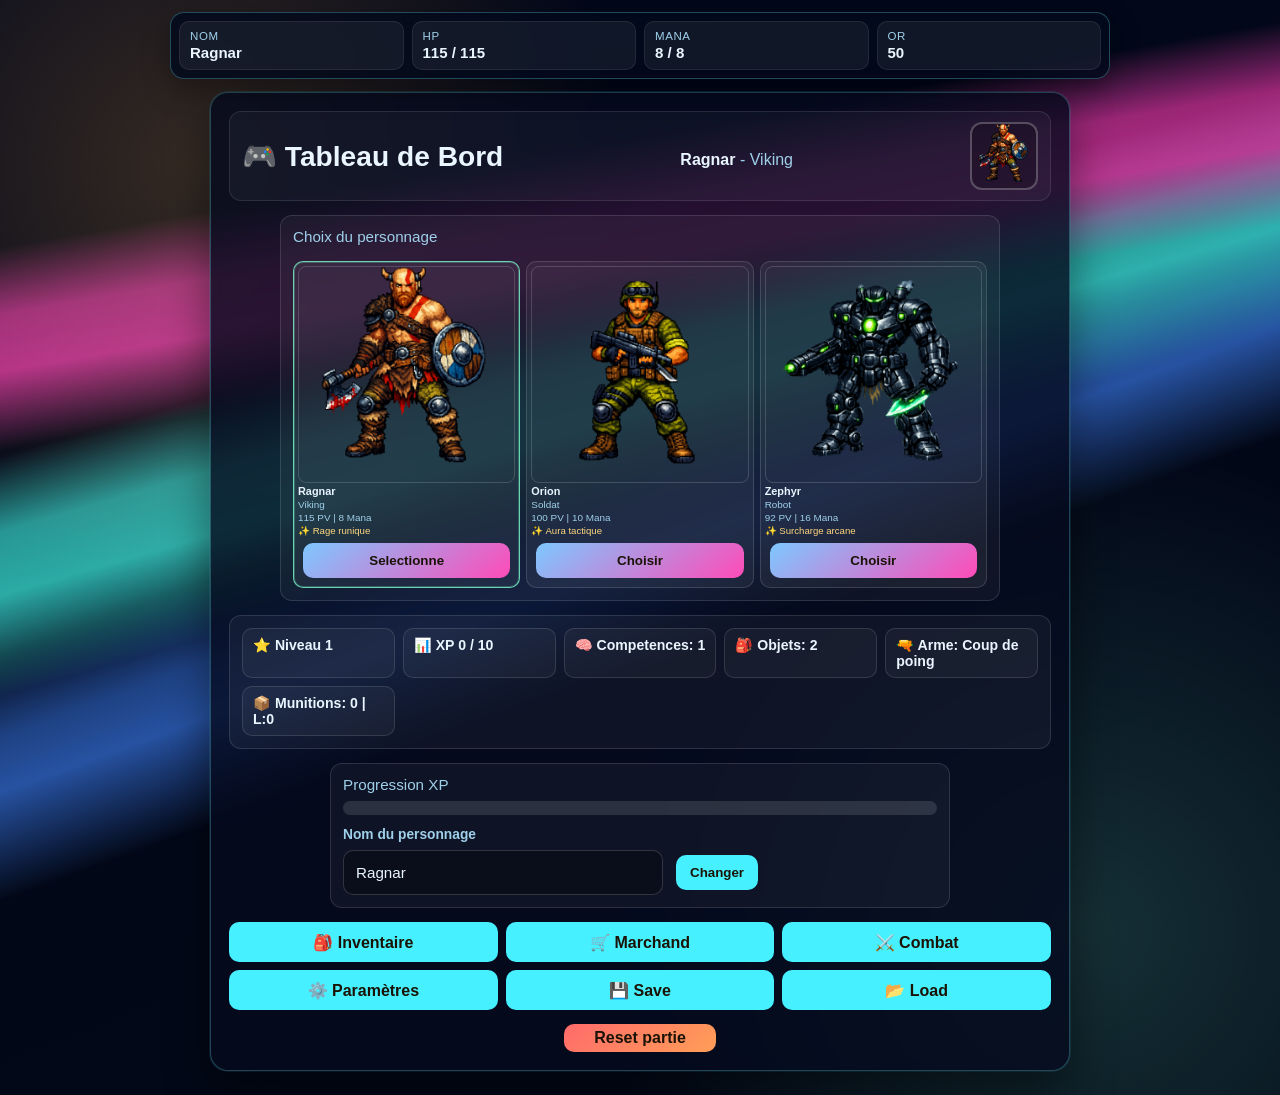
<file: index.html>
<!DOCTYPE html>
<html lang="fr">
<head>
  <meta charset="UTF-8">
  <meta name="viewport" content="width=device-width, initial-scale=1.0">
  <title>RPG - Accueil</title>
  <link rel="stylesheet" href="style.css">
</head>
<body class="has-hud theme-neonwave" data-page="home">
  <header class="hud" aria-label="HUD joueur">
    <div class="hud-pill">
      <p class="hud-label">Nom</p>
      <p class="hud-value" id="hud-name">-</p>
    </div>
    <div class="hud-pill">
      <p class="hud-label">HP</p>
      <p class="hud-value" id="hud-hp">-</p>
    </div>
    <div class="hud-pill">
      <p class="hud-label">Mana</p>
      <p class="hud-value" id="hud-mana">-</p>
    </div>
    <div class="hud-pill">
      <p class="hud-label">Or</p>
      <p class="hud-value" id="hud-gold">-</p>
    </div>
  </header>

  <main class="panel home-shell">
    <header class="panel-header">
      <h1 class="hero-title">🎮 Tableau de Bord</h1>
      <p class="hero-class"><strong id="hero-name">-</strong> - <span id="hero-class">-</span></p>
      <img class="hero-avatar" id="hero-avatar" src="" alt="Portrait du personnage">
    </header>

    <section class="status-card character-select">
      <p class="status-label">Choix du personnage</p>
      <div class="character-grid" id="character-grid"></div>
    </section>

    <section class="player-meta">
      <p class="meta-pill">⭐ Niveau <span id="meta-level">-</span></p>
      <p class="meta-pill">📊 XP <span id="meta-xp">-</span></p>
      <p class="meta-pill">🧠 Competences: <span id="meta-skills">-</span></p>
      <p class="meta-pill">🎒 Objets: <span id="meta-items">-</span></p>
      <p class="meta-pill">🔫 Arme: <span id="meta-weapon">-</span></p>
      <p class="meta-pill">📦 Munitions: <span id="meta-ammo">-</span></p>
    </section>

    <section class="status-card">
      <p class="status-label">Progression XP</p>
      <div class="bar xp" id="xp-bar" style="--value: 0%;">
        <span></span>
      </div>

      <form class="name-form" id="name-form">
        <label for="name">Nom du personnage</label>
        <div class="name-form-row">
          <input id="name" name="name" type="text" maxlength="24" value="" required>
          <button type="submit">Changer</button>
        </div>
      </form>
    </section>

    <div class="actions">
      <a href="inventory.html">🎒 Inventaire</a>
      <a href="shop.html">🛒 Marchand</a>
      <a href="fight.html">⚔️ Combat</a>
      <a href="settings.html">⚙️ Paramètres</a>
      <a href="#" id="save-link">💾 Save</a>
      <a href="#" id="load-link">📂 Load</a>
    </div>

    <div class="actions">
      <a class="btn-danger" href="#" id="reset-link">Reset partie</a>
    </div>
  </main>
  <script src="app.js"></script>
</body>
</html>
</file>
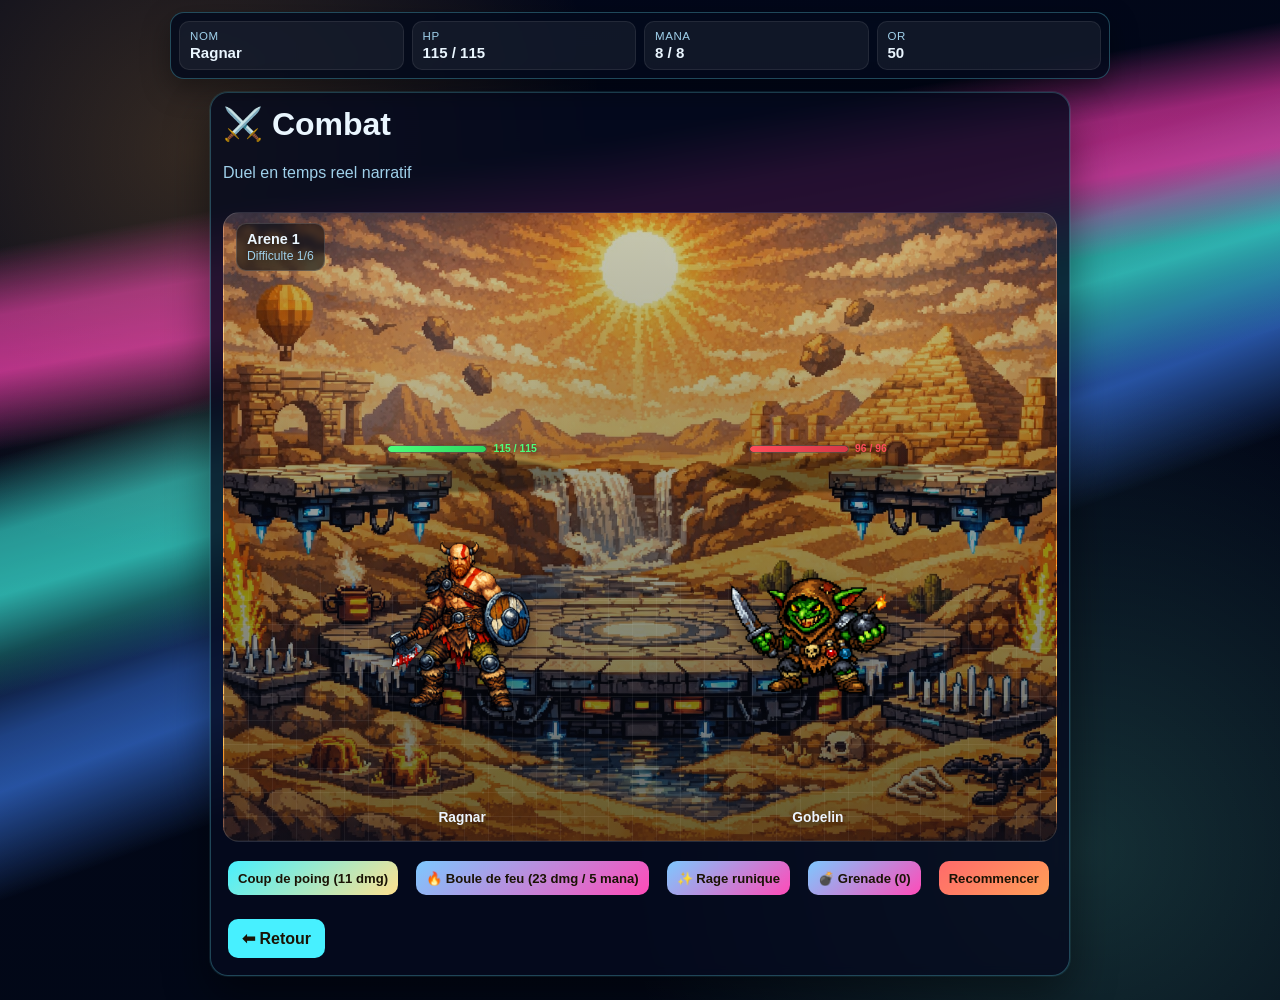
<file: fight.html>
<!DOCTYPE html>
<html lang="fr">
<head>
<meta charset="UTF-8">
<meta name="viewport" content="width=device-width, initial-scale=1.0">
<title>Combat</title>
<link rel="stylesheet" href="style.css">
</head>
<body class="has-hud theme-neonwave" data-page="fight">
<header class="hud" aria-label="HUD joueur">
	<div class="hud-pill">
		<p class="hud-label">Nom</p>
		<p class="hud-value" id="hud-name">-</p>
	</div>
	<div class="hud-pill">
		<p class="hud-label">HP</p>
		<p class="hud-value" id="hud-hp">-</p>
	</div>
	<div class="hud-pill">
		<p class="hud-label">Mana</p>
		<p class="hud-value" id="hud-mana">-</p>
	</div>
	<div class="hud-pill">
		<p class="hud-label">Or</p>
		<p class="hud-value" id="hud-gold">-</p>
	</div>
</header>
<main class="panel combat-shell">
	<header class="panel-header">
		<h1>⚔️ Combat</h1>
		<p class="subtitle">Duel en temps reel narratif</p>
	</header>

	<section class="arena-2d" aria-label="Carte de combat 2D">
		<div class="arena-meta">
			<p class="arena-name" id="arena-name">Arene 1</p>
			<p class="arena-difficulty" id="arena-difficulty">Difficulte 1/6</p>
		</div>
		<div class="arena-horizon"></div>
		<div class="arena-grid"></div>
		<div class="fighter player-fighter">
			<div class="fighter-hp-container">
				<div class="fighter-hp-bar">
					<div class="fighter-hp-fill" id="player-arena-hp-bar" style="--value: 100%;"></div>
				</div>
				<p class="fighter-hp-text" id="player-hp-text-arena">-</p>
			</div>
			<div class="fighter-shadow"></div>
			<div class="fighter-sprite" id="player-sprite">🧙</div>
			<p class="fighter-name" id="player-name-fight">-</p>
		</div>
		<div class="fighter enemy-fighter" id="enemy-fighter">
			<div class="fighter-hp-container">
				<div class="fighter-hp-bar">
					<div class="fighter-hp-fill" id="monster-arena-hp-bar" style="--value: 100%;"></div>
				</div>
				<p class="fighter-hp-text" id="monster-hp-text-arena">-</p>
			</div>
			<div class="fighter-shadow"></div>
			<div class="fighter-sprite" id="enemy-sprite">👹</div>
			<p class="fighter-name" id="monster-name-fight">-</p>
		</div>
	</section>


	<section class="action-row">
		<button class="btn-primary" id="attack-btn">Attaque</button>
		<button class="btn-secondary" id="fireball-btn">🔥 Boule de feu</button>
		<button class="btn-secondary" id="magic-btn">✨ Pouvoir magique</button>
		<button class="btn-secondary" id="grenade-btn">💣 Grenade</button>
		<button class="btn-danger" id="restart-btn" hidden>Recommencer</button>
	</section>

	<a class="back-link" href="index.html">⬅ Retour</a>
</main>
<script src="app.js"></script>
</body>
</html>
</file>
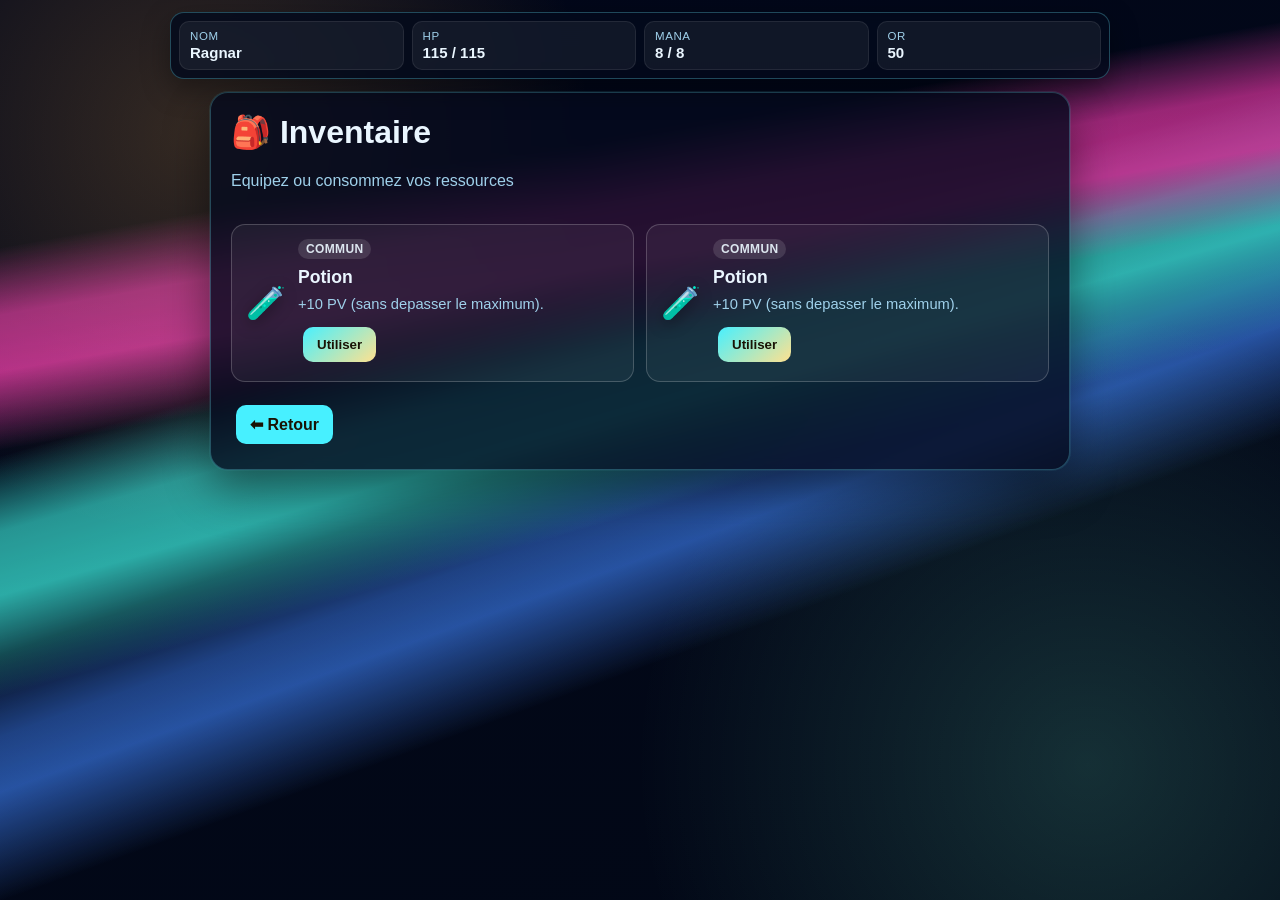
<file: inventory.html>
<!DOCTYPE html>
<html lang="fr">
<head>
<meta charset="UTF-8">
<meta name="viewport" content="width=device-width, initial-scale=1.0">
<title>Inventaire</title>
<link rel="stylesheet" href="style.css">
</head>
<body class="has-hud theme-neonwave" data-page="inventory">
<header class="hud" aria-label="HUD joueur">
	<div class="hud-pill">
		<p class="hud-label">Nom</p>
		<p class="hud-value" id="hud-name">-</p>
	</div>
	<div class="hud-pill">
		<p class="hud-label">HP</p>
		<p class="hud-value" id="hud-hp">-</p>
	</div>
	<div class="hud-pill">
		<p class="hud-label">Mana</p>
		<p class="hud-value" id="hud-mana">-</p>
	</div>
	<div class="hud-pill">
		<p class="hud-label">Or</p>
		<p class="hud-value" id="hud-gold">-</p>
	</div>
</header>
<main class="panel inventory-shell">
	<header class="panel-header">
		<h1>🎒 Inventaire</h1>
		<p class="subtitle">Equipez ou consommez vos ressources</p>
	</header>

	<section class="inventory-grid" id="inventory-grid">
	</section>

	<a class="back-link" href="index.html">⬅ Retour</a>
</main>
<script src="app.js"></script>
</body>
</html>
</file>
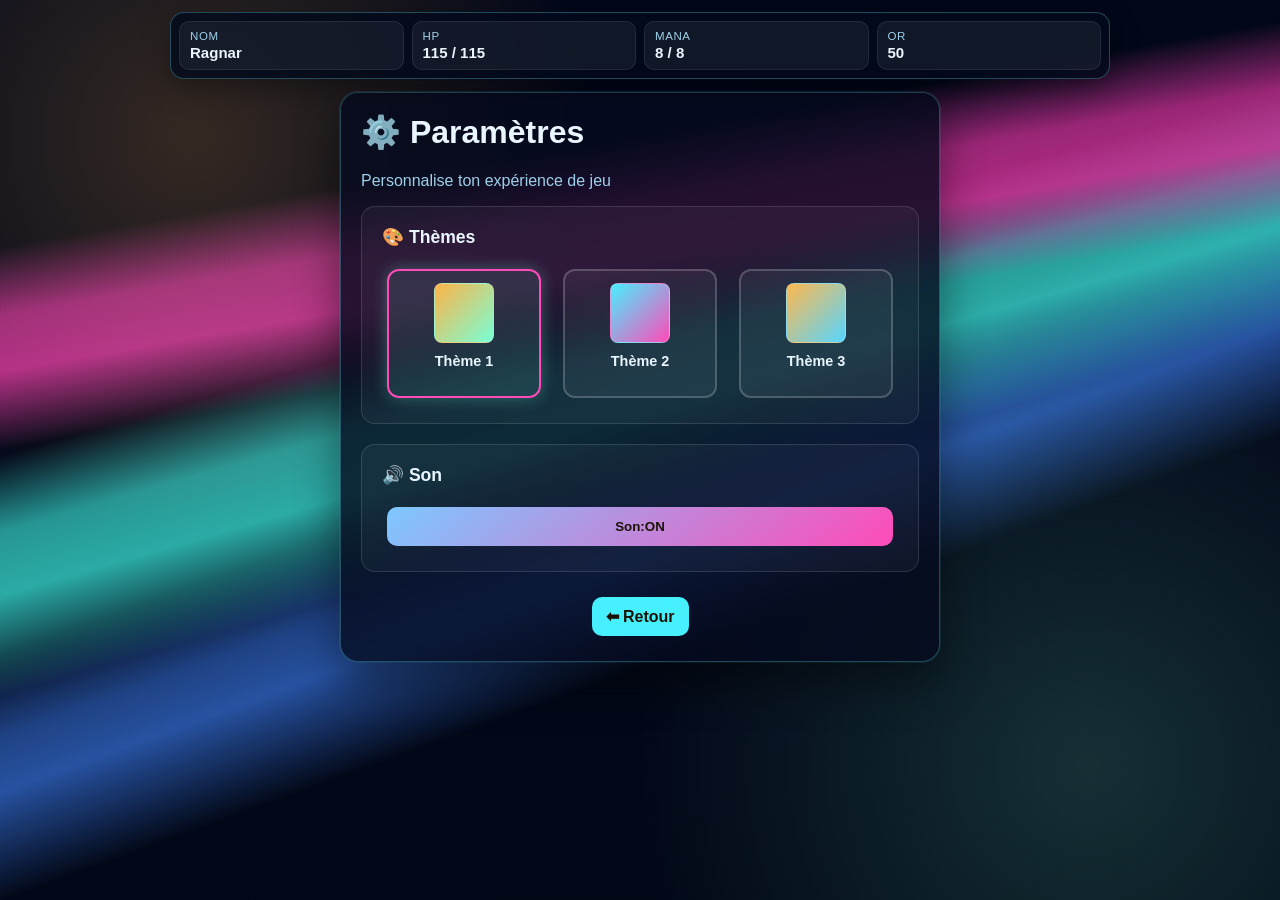
<file: settings.html>
<!DOCTYPE html>
<html lang="fr">
<head>
  <meta charset="UTF-8">
  <meta name="viewport" content="width=device-width, initial-scale=1.0">
  <title>Paramètres</title>
  <link rel="stylesheet" href="style.css">
</head>
<body class="has-hud theme-neonwave" data-page="settings">
  <header class="hud" aria-label="HUD joueur">
    <div class="hud-pill">
      <p class="hud-label">Nom</p>
      <p class="hud-value" id="hud-name">-</p>
    </div>
    <div class="hud-pill">
      <p class="hud-label">HP</p>
      <p class="hud-value" id="hud-hp">-</p>
    </div>
    <div class="hud-pill">
      <p class="hud-label">Mana</p>
      <p class="hud-value" id="hud-mana">-</p>
    </div>
    <div class="hud-pill">
      <p class="hud-label">Or</p>
      <p class="hud-value" id="hud-gold">-</p>
    </div>
  </header>

  <main class="panel settings-shell">
    <header class="panel-header">
      <h1>⚙️ Paramètres</h1>
      <p class="subtitle">Personnalise ton expérience de jeu</p>
    </header>

    <section class="settings-group">
      <h2 class="settings-title">🎨 Thèmes</h2>
      <div class="theme-grid">
        <button class="theme-btn theme-btn-1" data-theme="theme-neonwave">
          <span class="theme-preview"></span>
          <p>Thème 1</p>
        </button>
        <button class="theme-btn theme-btn-2" data-theme="theme-avifwave">
          <span class="theme-preview"></span>
          <p>Thème 2</p>
        </button>
        <button class="theme-btn theme-btn-3" data-theme="theme-polygonwave">
          <span class="theme-preview"></span>
          <p>Thème 3</p>
        </button>
      </div>
    </section>

    <section class="settings-group">
      <h2 class="settings-title">🔊 Son</h2>
      <div class="sound-control">
        <button class="btn-secondary" id="sound-toggle">
          Son: <span id="sound-status">ON</span>
        </button>
      </div>
    </section>

    <div class="actions">
      <a href="index.html">⬅ Retour</a>
    </div>
  </main>
  <script src="app.js"></script>
</body>
</html>
</file>
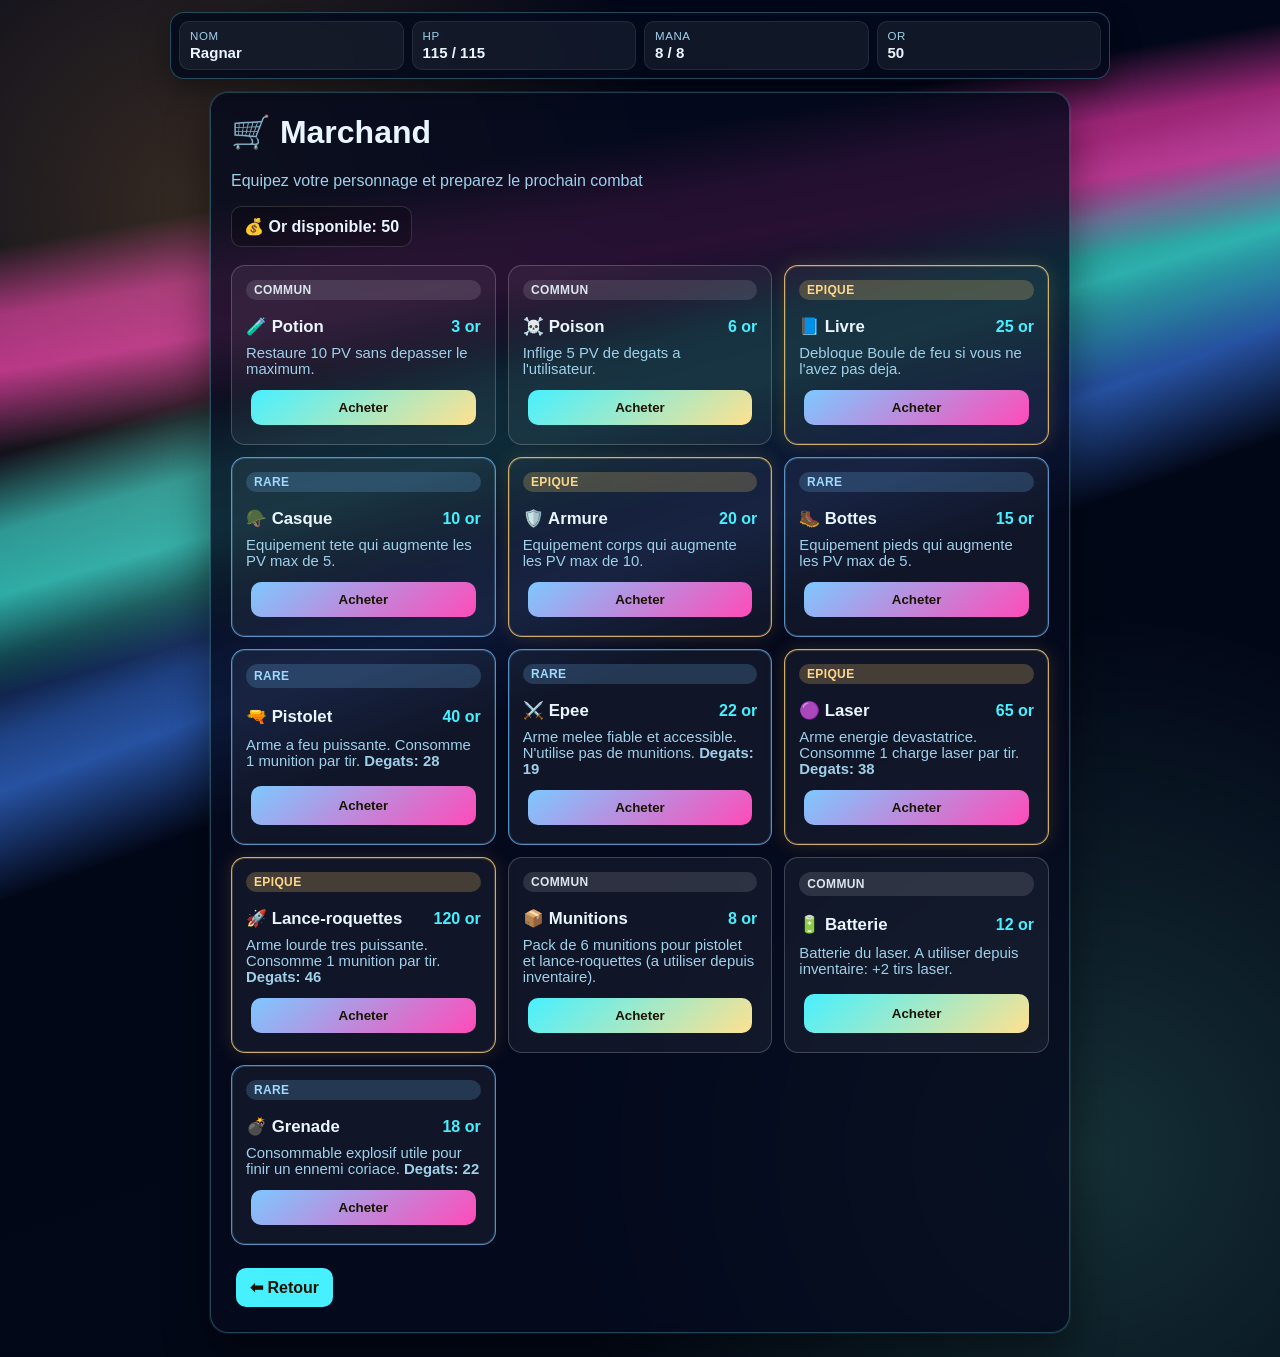
<file: shop.html>
<!DOCTYPE html>
<html lang="fr">
<head>
<meta charset="UTF-8">
<meta name="viewport" content="width=device-width, initial-scale=1.0">
<title>Marchand</title>
<link rel="stylesheet" href="style.css">
</head>
<body class="has-hud theme-neonwave" data-page="shop">
<header class="hud" aria-label="HUD joueur">
	<div class="hud-pill">
		<p class="hud-label">Nom</p>
		<p class="hud-value" id="hud-name">-</p>
	</div>
	<div class="hud-pill">
		<p class="hud-label">HP</p>
		<p class="hud-value" id="hud-hp">-</p>
	</div>
	<div class="hud-pill">
		<p class="hud-label">Mana</p>
		<p class="hud-value" id="hud-mana">-</p>
	</div>
	<div class="hud-pill">
		<p class="hud-label">Or</p>
		<p class="hud-value" id="hud-gold">-</p>
	</div>
</header>
<main class="panel shop-shell">
	<header class="panel-header">
		<h1>🛒 Marchand</h1>
		<p class="subtitle">Equipez votre personnage et preparez le prochain combat</p>
		<p class="shop-gold">💰 Or disponible: <span id="shop-gold">-</span></p>
	</header>

	<section class="shop-grid">
		<article class="shop-item rarity-common">
			<span class="rarity-tag common">Commun</span>
			<div class="shop-item-header">
				<h2>🧪 Potion</h2>
				<span class="shop-price">3 or</span>
			</div>
			<p>Restaure 10 PV sans depasser le maximum.</p>
			<button class="btn-primary buy-btn" data-item="Potion">Acheter</button>
		</article>

		<article class="shop-item rarity-common">
			<span class="rarity-tag common">Commun</span>
			<div class="shop-item-header">
				<h2>☠️ Poison</h2>
				<span class="shop-price">6 or</span>
			</div>
			<p>Inflige 5 PV de degats a l'utilisateur.</p>
			<button class="btn-primary buy-btn" data-item="Poison">Acheter</button>
		</article>

		<article class="shop-item rarity-epic">
			<span class="rarity-tag epic">Epique</span>
			<div class="shop-item-header">
				<h2>📘 Livre</h2>
				<span class="shop-price">25 or</span>
			</div>
			<p>Debloque Boule de feu si vous ne l'avez pas deja.</p>
			<button class="btn-secondary buy-btn" data-item="Livre">Acheter</button>
		</article>

		<article class="shop-item rarity-rare">
			<span class="rarity-tag rare">Rare</span>
			<div class="shop-item-header">
				<h2>🪖 Casque</h2>
				<span class="shop-price">10 or</span>
			</div>
			<p>Equipement tete qui augmente les PV max de 5.</p>
			<button class="btn-secondary buy-btn" data-item="Casque">Acheter</button>
		</article>

		<article class="shop-item rarity-epic">
			<span class="rarity-tag epic">Epique</span>
			<div class="shop-item-header">
				<h2>🛡️ Armure</h2>
				<span class="shop-price">20 or</span>
			</div>
			<p>Equipement corps qui augmente les PV max de 10.</p>
			<button class="btn-secondary buy-btn" data-item="Armure">Acheter</button>
		</article>

		<article class="shop-item rarity-rare">
			<span class="rarity-tag rare">Rare</span>
			<div class="shop-item-header">
				<h2>🥾 Bottes</h2>
				<span class="shop-price">15 or</span>
			</div>
			<p>Equipement pieds qui augmente les PV max de 5.</p>
			<button class="btn-secondary buy-btn" data-item="Bottes">Acheter</button>
		</article>

		<article class="shop-item rarity-rare">
			<span class="rarity-tag rare">Rare</span>
			<div class="shop-item-header">
				<h2>🔫 Pistolet</h2>
				<span class="shop-price">40 or</span>
			</div>
			<p>Arme a feu puissante. Consomme 1 munition par tir. <strong id="shop-dmg-pistolet">Degats: -</strong></p>
			<button class="btn-secondary buy-btn" data-item="Pistolet">Acheter</button>
		</article>

		<article class="shop-item rarity-rare">
			<span class="rarity-tag rare">Rare</span>
			<div class="shop-item-header">
				<h2>⚔️ Epee</h2>
				<span class="shop-price">22 or</span>
			</div>
			<p>Arme melee fiable et accessible. N'utilise pas de munitions. <strong id="shop-dmg-epee">Degats: -</strong></p>
			<button class="btn-secondary buy-btn" data-item="Epee">Acheter</button>
		</article>

		<article class="shop-item rarity-epic">
			<span class="rarity-tag epic">Epique</span>
			<div class="shop-item-header">
				<h2>🟣 Laser</h2>
				<span class="shop-price">65 or</span>
			</div>
			<p>Arme energie devastatrice. Consomme 1 charge laser par tir. <strong id="shop-dmg-laser">Degats: -</strong></p>
			<button class="btn-secondary buy-btn" data-item="Laser">Acheter</button>
		</article>

		<article class="shop-item rarity-epic">
			<span class="rarity-tag epic">Epique</span>
			<div class="shop-item-header">
				<h2>🚀 Lance-roquettes</h2>
				<span class="shop-price">120 or</span>
			</div>
			<p>Arme lourde tres puissante. Consomme 1 munition par tir. <strong id="shop-dmg-roquette">Degats: -</strong></p>
			<button class="btn-secondary buy-btn" data-item="Lance-roquettes">Acheter</button>
		</article>

		<article class="shop-item rarity-common">
			<span class="rarity-tag common">Commun</span>
			<div class="shop-item-header">
				<h2>📦 Munitions</h2>
				<span class="shop-price">8 or</span>
			</div>
			<p>Pack de 6 munitions pour pistolet et lance-roquettes (a utiliser depuis inventaire).</p>
			<button class="btn-primary buy-btn" data-item="Munitions">Acheter</button>
		</article>

		<article class="shop-item rarity-common">
			<span class="rarity-tag common">Commun</span>
			<div class="shop-item-header">
				<h2>🔋 Batterie</h2>
				<span class="shop-price">12 or</span>
			</div>
			<p>Batterie du laser. A utiliser depuis inventaire: +2 tirs laser.</p>
			<button class="btn-primary buy-btn" data-item="Batterie">Acheter</button>
		</article>

		<article class="shop-item rarity-rare">
			<span class="rarity-tag rare">Rare</span>
			<div class="shop-item-header">
				<h2>💣 Grenade</h2>
				<span class="shop-price">18 or</span>
			</div>
			<p>Consommable explosif utile pour finir un ennemi coriace. <strong id="shop-dmg-grenade">Degats: -</strong></p>
			<button class="btn-secondary buy-btn" data-item="Grenade">Acheter</button>
		</article>
	</section>

	<a class="back-link" href="index.html">⬅ Retour</a>
</main>
<script src="app.js"></script>
</body>
</html>
</file>
<file: style.css>
:root {
    --bg-top: #120f1f;
    --bg-bottom: #1b2a35;
    --panel: rgba(11, 16, 22, 0.82);
    --panel-border: rgba(255, 255, 255, 0.15);
    --text-main: #f5f7fa;
    --text-soft: #c4d2df;
    --accent: #ffb347;
    --accent-2: #78ffd6;
    --danger: #ff4d5a;
    --success: #4cff7b;
}

* {
    box-sizing: border-box;
}

body {
    min-height: 100vh;
    margin: 0;
    color: var(--text-main);
    font-family: "Trebuchet MS", "Segoe UI", sans-serif;
    background:
        radial-gradient(circle at 15% 15%, rgba(255, 179, 71, 0.2), transparent 30%),
        radial-gradient(circle at 85% 85%, rgba(120, 255, 214, 0.16), transparent 34%),
        linear-gradient(160deg, var(--bg-top), var(--bg-bottom));
    display: grid;
    place-items: center;
    padding: 24px;
    position: relative;
    overflow-x: hidden;
    transition: color 0.35s ease, background 0.55s ease;
}

body::before {
    content: "";
    position: fixed;
    inset: 0;
    pointer-events: none;
    z-index: 0;
    background:
        radial-gradient(circle at 15% 15%, rgba(255, 179, 71, 0.2), transparent 30%),
        radial-gradient(circle at 85% 85%, rgba(120, 255, 214, 0.16), transparent 34%),
        linear-gradient(160deg, var(--bg-top), var(--bg-bottom));
    animation: themeReveal 0.5s ease-out forwards;
}

body > * {
    position: relative;
    z-index: 1;
}


body.theme-neonwave {
    --bg-top: #02071a;
    --bg-bottom: #020816;
    --panel: rgba(5, 11, 30, 0.8);
    --panel-border: rgba(109, 237, 255, 0.26);
    --text-main: #eaf6ff;
    --text-soft: #9fd0ea;
    --accent: #47f0ff;
    --accent-2: #ff4bb8;
    --danger: #ff5c83;
    --success: #5bffcf;
}

body.theme-neonwave::before {
    background:
        radial-gradient(circle at 50% 54%, rgba(0, 194, 255, 0.3), transparent 48%),
        radial-gradient(circle at 86% 84%, rgba(19, 108, 255, 0.22), transparent 36%),
        radial-gradient(circle at 10% 82%, rgba(255, 72, 181, 0.18), transparent 34%),
        linear-gradient(170deg, #030717, #020411 62%, #01040e);
}

body.theme-avifwave {
    --bg-top: #120723;
    --bg-bottom: #030617;
    --panel: rgba(10, 8, 26, 0.78);
    --panel-border: rgba(255, 160, 84, 0.3);
    --text-main: #f5f6ff;
    --text-soft: #d2b9f4;
    --accent: #ffb84e;
    --accent-2: #56d6ff;
    --danger: #ff6e8f;
    --success: #6dffc2;
}

body.theme-avifwave::before {
    background:
        linear-gradient(rgba(18, 7, 35, 0.26), rgba(3, 7, 24, 0.42)),
        url("projet red 2.avif") center / cover no-repeat,
        linear-gradient(165deg, #1a0f32, #090a1f 62%, #04050f);
}

body.theme-avifwave::after {
    content: "";
    position: fixed;
    inset: 0;
    pointer-events: none;
    z-index: 0;
    background:
        linear-gradient(168deg,
            transparent 16%,
            rgba(255, 120, 48, 0.38) 28%,
            rgba(255, 70, 168, 0.5) 41%,
            transparent 55%),
        radial-gradient(circle at 18% 28%, rgba(86, 214, 255, 0.24), transparent 34%),
        radial-gradient(circle at 80% 78%, rgba(255, 189, 81, 0.22), transparent 33%);
    mix-blend-mode: screen;
    opacity: 0.9;
}

body.theme-neonwave::after {
    content: "";
    position: fixed;
    inset: 0;
    pointer-events: none;
    z-index: 0;
    background:
        linear-gradient(170deg,
            transparent 22%,
            rgba(255, 52, 172, 0.7) 28%,
            rgba(255, 52, 172, 0.82) 33%,
            transparent 40%),
        linear-gradient(164deg,
            transparent 36%,
            rgba(62, 255, 236, 0.68) 42%,
            rgba(62, 255, 236, 0.78) 47%,
            transparent 55%),
        linear-gradient(160deg,
            transparent 48%,
            rgba(61, 129, 255, 0.55) 54%,
            rgba(61, 129, 255, 0.7) 58%,
            transparent 66%);
    mix-blend-mode: screen;
    opacity: 0.85;
}

body.theme-neonwave .hud {
    background: rgba(3, 10, 28, 0.84);
    border-color: rgba(109, 237, 255, 0.28);
}

body.theme-avifwave .hud {
    background: rgba(3, 9, 26, 0.82);
    border-color: rgba(109, 237, 255, 0.3);
}

body.theme-neonwave .panel,
body.theme-neonwave .card {
    box-shadow: 0 20px 46px rgba(0, 0, 0, 0.45), 0 0 0 1px rgba(109, 237, 255, 0.12);
}

body.theme-avifwave .panel,
body.theme-avifwave .card {
    box-shadow: 0 22px 48px rgba(0, 0, 0, 0.5), 0 0 0 1px rgba(109, 237, 255, 0.14);
}

body.theme-polygonwave {
    --bg-top: #070a1d;
    --bg-bottom: #0d0320;
    --panel: rgba(10, 10, 28, 0.8);
    --panel-border: rgba(106, 255, 208, 0.24);
    --text-main: #f0f7ff;
    --text-soft: #bdd1ef;
    --accent: #7dff4f;
    --accent-2: #67d5ff;
    --danger: #ff5a7e;
    --success: #6effc2;
}

body.theme-polygonwave::before {
    background:
        linear-gradient(rgba(7, 10, 29, 0.3), rgba(13, 3, 32, 0.52)),
        url("theme-3.jpg") center / cover no-repeat,
        radial-gradient(circle at 22% 22%, rgba(54, 255, 202, 0.24), transparent 36%),
        radial-gradient(circle at 76% 70%, rgba(255, 95, 59, 0.22), transparent 33%),
        linear-gradient(165deg, #090d21, #110426 62%, #18031a);
}

body.theme-polygonwave::after {
    content: "";
    position: fixed;
    inset: 0;
    pointer-events: none;
    z-index: 0;
    background:
        conic-gradient(from 220deg at 16% 78%, rgba(157, 57, 255, 0.25), rgba(0, 0, 0, 0) 35%),
        conic-gradient(from 35deg at 78% 78%, rgba(255, 116, 34, 0.28), rgba(0, 0, 0, 0) 32%),
        conic-gradient(from 180deg at 32% 22%, rgba(46, 245, 194, 0.25), rgba(0, 0, 0, 0) 36%);
    mix-blend-mode: screen;
    opacity: 0.84;
}

body.theme-polygonwave .hud {
    background: rgba(8, 10, 27, 0.86);
    border-color: rgba(106, 255, 208, 0.28);
}

body.theme-polygonwave .panel,
body.theme-polygonwave .card {
    box-shadow: 0 22px 50px rgba(0, 0, 0, 0.5), 0 0 0 1px rgba(106, 255, 208, 0.16);
}

body.has-hud {
    display: block;
    padding-top: 92px;
}

body.has-hud .panel,
body.has-hud .card {
    margin-inline: auto;
}

.hud {
    position: fixed;
    top: 12px;
    left: 50%;
    transform: translateX(-50%);
    z-index: 20;
    width: min(940px, calc(100vw - 24px));
    display: grid;
    grid-template-columns: repeat(4, minmax(0, 1fr));
    gap: 8px;
    background: rgba(10, 14, 20, 0.8);
    border: 1px solid rgba(255, 255, 255, 0.12);
    border-radius: 14px;
    backdrop-filter: blur(6px);
    padding: 8px;
    box-shadow: 0 10px 28px rgba(0, 0, 0, 0.35);
}

.hud-pill {
    background: rgba(255, 255, 255, 0.06);
    border: 1px solid rgba(255, 255, 255, 0.08);
    border-radius: 10px;
    padding: 8px 10px;
    display: grid;
    gap: 2px;
}

.hud-label {
    margin: 0;
    color: var(--text-soft);
    font-size: 0.72rem;
    text-transform: uppercase;
    letter-spacing: 0.05em;
}

.hud-value {
    margin: 0;
    font-size: 0.94rem;
    font-weight: 800;
}

.panel,
.card {
    width: min(860px, 94vw);
    background: var(--panel);
    border: 1px solid var(--panel-border);
    border-radius: 18px;
    box-shadow: 0 18px 42px rgba(0, 0, 0, 0.35);
    backdrop-filter: blur(6px);
    padding: 20px;
    animation: fadeUp 0.45s ease;
}

h1,
h2,
h3,
p {
    margin-top: 0;
}

.panel-header {
    text-align: left;
}

.subtitle {
    color: var(--text-soft);
}

.actions {
    display: flex;
    flex-wrap: wrap;
    gap: 10px;
    justify-content: center;
}

body[data-page="home"] .actions a {
    padding: 5px 30px;
}

a,
button {
    display: inline-flex;
    align-items: center;
    justify-content: center;
    margin: 5px;
    padding: 10px 14px;
    background: var(--accent);
    color: #1a1305;
    text-decoration: none;
    border: none;
    border-radius: 10px;
    font-weight: 700;
    cursor: pointer;
    transition: transform 0.2s ease, box-shadow 0.2s ease, filter 0.2s ease;
}

a:hover,
button:hover {
    transform: translateY(-2px);
    box-shadow: 0 10px 20px rgba(0, 0, 0, 0.3);
    filter: brightness(1.03);
}

a:active,
button:active {
    transform: translateY(0);
    box-shadow: 0 5px 10px rgba(0, 0, 0, 0.22);
}

a:focus-visible,
button:focus-visible {
    outline: 3px solid rgba(120, 255, 214, 0.85);
    outline-offset: 2px;
}

.btn-primary {
    background: linear-gradient(140deg, var(--accent), #ffe18f);
}

.btn-secondary {
    background: linear-gradient(140deg, #7dc8ff, var(--accent-2));
}

.btn-danger {
    background: linear-gradient(140deg, #ff6b6b, #ff9e57);
}

.combat-shell {
    display: grid;
    gap: 14px;
}

body[data-page="fight"] .panel.combat-shell {
    width: min(860px, 94vw);
    padding: 12px;
}

.arena-2d {
    position: relative;
    min-height: clamp(420px, 70vh, 760px);
    border-radius: 16px;
    border: 1px solid rgba(255, 255, 255, 0.14);
    overflow: hidden;
    --arena-image: none;
    background:
        linear-gradient(180deg, rgba(8, 12, 24, 0.22), rgba(8, 12, 24, 0.62)),
        var(--arena-image),
        radial-gradient(circle at 50% 100%, rgba(95, 165, 129, 0.38), rgba(33, 69, 62, 0.95) 56%),
        linear-gradient(180deg, rgba(113, 176, 255, 0.2), rgba(21, 30, 48, 0.88));
    background-size: cover;
    background-position: center;
    background-repeat: no-repeat;
}

.arena-meta {
    position: absolute;
    z-index: 2;
    top: 10px;
    left: 12px;
    display: grid;
    gap: 2px;
    padding: 7px 10px;
    border-radius: 10px;
    background: rgba(6, 10, 18, 0.62);
    border: 1px solid rgba(255, 255, 255, 0.16);
    backdrop-filter: blur(3px);
}

.arena-name,
.arena-difficulty {
    margin: 0;
    text-shadow: 0 2px 5px rgba(0, 0, 0, 0.45);
}

.arena-name {
    font-size: 0.9rem;
    font-weight: 800;
}

.arena-difficulty {
    font-size: 0.76rem;
    color: var(--text-soft);
}

.arena-2d.arena-tier-1 {
    --arena-image: url("arena-1-desert.png");
}

.arena-2d.arena-tier-2 {
    --arena-image: url("arena-2-forest.png");
}

.arena-2d.arena-tier-3 {
    --arena-image: url("arena-3-ice.png");
}

.arena-2d.arena-tier-4 {
    --arena-image: url("arena-4-neon.png");
}

.arena-2d.arena-tier-5 {
    --arena-image: url("arena-5-sky.png");
}

.arena-2d.arena-tier-6 {
    --arena-image: url("arena-6-volcano.png");
}

.arena-horizon {
    position: absolute;
    inset: 0;
    background:
        radial-gradient(circle at 25% 24%, rgba(255, 255, 255, 0.16), transparent 22%),
        radial-gradient(circle at 78% 16%, rgba(255, 240, 170, 0.16), transparent 18%);
}

.arena-grid {
    position: absolute;
    inset: 58% 0 0;
    background:
        repeating-linear-gradient(
            0deg,
            rgba(255, 255, 255, 0.06),
            rgba(255, 255, 255, 0.06) 1px,
            transparent 1px,
            transparent 24px
        ),
        repeating-linear-gradient(
            90deg,
            rgba(255, 255, 255, 0.05),
            rgba(255, 255, 255, 0.05) 1px,
            transparent 1px,
            transparent 24px
        );
}

.arena-2d.vfx-pistol .arena-grid::before,
.arena-2d.vfx-rocket .arena-grid::after {
    content: "";
    position: absolute;
    pointer-events: none;
}

.arena-2d.vfx-pistol .arena-grid::before {
    z-index: 2;
    left: 24.8%;
    top: 9%;
    width: 49%;
    height: 6px;
    border-radius: 0;
    background:
        linear-gradient(rgba(255, 238, 178, 0.96), rgba(255, 238, 178, 0.96)) 0 50% / 6px 6px no-repeat,
        linear-gradient(rgba(255, 204, 118, 0.92), rgba(255, 204, 118, 0.92)) 8px 50% / 6px 6px no-repeat,
        linear-gradient(rgba(255, 176, 74, 0.9), rgba(255, 176, 74, 0.9)) 16px 50% / 6px 6px no-repeat;
    filter: none;
    image-rendering: pixelated;
    transform-origin: left center;
    animation: pistolTracer 0.24s steps(5, end) forwards;
}

.arena-2d.vfx-rocket .arena-grid::after {
    z-index: 2;
    left: 25.2%;
    top: 6%;
    width: 54%;
    height: 16px;
    border-radius: 0;
    background:
        linear-gradient(rgba(210, 210, 210, 0.72), rgba(210, 210, 210, 0.72)) 0 3px / 6px 6px no-repeat,
        linear-gradient(rgba(172, 172, 172, 0.62), rgba(172, 172, 172, 0.62)) 8px 7px / 6px 6px no-repeat,
        linear-gradient(rgba(255, 188, 118, 0.62), rgba(255, 188, 118, 0.62)) 16px 11px / 6px 6px no-repeat;
    filter: none;
    image-rendering: pixelated;
    transform-origin: left center;
    animation: rocketSmokeTrail 0.34s steps(6, end) forwards;
}

.arena-2d.vfx-pistol::after,
.arena-2d.vfx-laser::after,
.arena-2d.vfx-rocket::after {
    content: "";
    position: absolute;
    z-index: 3;
    pointer-events: none;
    background-image: url("Projectile%20NES%20jaune.png");
    background-repeat: no-repeat;
    background-size: 400% 100%;
    image-rendering: pixelated;
}

.arena-2d.vfx-laser::before {
    content: "";
    position: absolute;
    z-index: 2;
    pointer-events: none;
}

.arena-2d.vfx-pistol::before {
    content: "";
    position: absolute;
    z-index: 4;
    pointer-events: none;
    left: 24.2%;
    top: 59.1%;
    width: 34px;
    height: 34px;
    border-radius: 50%;
    background:
        radial-gradient(circle, rgba(255, 246, 196, 0.98) 0%, rgba(255, 192, 84, 0.92) 34%, rgba(255, 112, 46, 0.48) 66%, rgba(255, 112, 46, 0) 100%);
    filter: blur(0.4px);
    transform-origin: center;
    animation: pistolMuzzleFlash 0.26s ease-out forwards;
}

.arena-2d.vfx-pistol::after {
    left: 22.8%;
    top: 59.1%;
    width: 44px;
    height: 13px;
    filter: drop-shadow(0 0 6px rgba(255, 213, 120, 0.8));
    animation: projectileFramesPistol 0.32s steps(4) forwards, shotTravelPistolReal 0.32s cubic-bezier(0.22, 0.68, 0.2, 1) forwards;
}

.arena-2d.vfx-laser::after {
    left: 21%;
    top: 57.8%;
    width: 54px;
    height: 14px;
    filter: drop-shadow(0 0 8px rgba(255, 85, 85, 0.95)) drop-shadow(0 0 16px rgba(255, 70, 70, 0.6));
    animation: projectileFrames 0.32s steps(4) forwards, shotTravelLaser 0.32s linear forwards;
}

.arena-2d.vfx-laser::before {
    left: 24%;
    top: 58.7%;
    height: 14px;
    width: 49%;
    border-radius: 999px;
    background: linear-gradient(90deg, rgba(255, 60, 60, 0), rgba(255, 86, 86, 0.38), rgba(255, 132, 90, 0.22));
    filter: blur(4px);
    transform-origin: left center;
    animation: laserTrailRed 0.45s ease-out;
}

.arena-2d.vfx-rocket::before {
    content: "";
    position: absolute;
    z-index: 3;
    pointer-events: none;
    right: 14%;
    top: 48%;
    width: 22px;
    height: 22px;
    border-radius: 50%;
    opacity: 0;
    background: radial-gradient(circle, rgba(255, 244, 168, 0.95) 0%, rgba(255, 129, 47, 0.9) 52%, rgba(255, 56, 56, 0.2) 76%, transparent 100%);
    box-shadow: 0 0 36px rgba(255, 110, 43, 0.75);
    animation: rocketBlast 0.36s ease-out 0.52s forwards;
}

.arena-2d.vfx-rocket::after {
    left: 22.2%;
    top: 58.8%;
    width: 64px;
    height: 16px;
    filter: drop-shadow(0 0 8px rgba(255, 156, 90, 0.86));
    animation: projectileFramesRocket 0.58s steps(4) forwards, shotTravelRocketReal 0.58s cubic-bezier(0.2, 0.7, 0.2, 1) forwards;
}

.fighter {
    position: absolute;
    bottom: 16px;
    display: grid;
    justify-items: center;
    gap: 4px;
}

.player-fighter {
    left: 16%;
    animation: fighterIdle 1.7s ease-in-out infinite;
}

.enemy-fighter {
    right: 16%;
    animation: fighterIdle 1.5s ease-in-out infinite;
}

.fighter-shadow {
    width: 210px;
    height: 34px;
    border-radius: 50%;
    background: rgba(0, 0, 0, 0.35);
    filter: blur(1px);
}

.fighter-sprite {
    font-size: 12rem;
    line-height: 1;
    filter: drop-shadow(0 6px 8px rgba(0, 0, 0, 0.35));
}

.fighter-portrait {
    width: auto;
    height: auto;
    max-width: 280px;
    max-height: 280px;
    object-fit: contain;
    border-radius: 0;
    border: none;
    box-shadow: none;
}

.fighter-name {
    margin: 0;
    font-size: 0.86rem;
    font-weight: 700;
    color: #edf5ff;
    text-shadow: 0 2px 6px rgba(0, 0, 0, 0.45);
}

.fighter-hp-bar {
    width: 100px;
    height: 8px;
    border-radius: 4px;
    background: rgba(0, 0, 0, 0.5);
    border: 1px solid rgba(255, 255, 255, 0.2);
    overflow: hidden;
}

.fighter-hp-fill {
    width: var(--value);
    height: 100%;
    background: linear-gradient(90deg, #4cff7b, #2dd55f);
    border-radius: 3px;
    transition: width 0.3s ease;
}

.enemy-fighter .fighter-hp-fill {
    background: linear-gradient(90deg, #ff4d5a, #d63847);
}

.fighter-hp-container {
    display: flex;
    align-items: center;
    gap: 6px;
}

.fighter-hp-text {
    margin: 0;
    font-size: 0.65rem;
    font-weight: 700;
    color: var(--text-soft);
    text-shadow: 0 2px 4px rgba(0, 0, 0, 0.5);
    white-space: nowrap;
}

.player-fighter .fighter-hp-text {
    color: #4cff7b;
}

.enemy-fighter .fighter-hp-text {
    color: #ff4d5a;
}

.enemy-fighter.enemy-hit .fighter-sprite {
    animation: enemyHit 0.35s ease;
}

.arena-2d.vfx-pistol .enemy-fighter.enemy-hit .fighter-sprite {
    animation: enemyHit 0.35s ease, impactGlowPistol 0.34s ease-out;
}

.arena-2d.vfx-rocket .enemy-fighter.enemy-hit .fighter-sprite {
    animation: enemyHit 0.35s ease, impactGlowRocket 0.58s ease-out;
}

.arena-2d.vfx-rocket .enemy-fighter.enemy-hit .fighter-shadow {
    animation: impactGroundFlash 0.58s ease-out;
}

.status-grid {
    display: grid;
    grid-template-columns: repeat(auto-fit, minmax(200px, 1fr));
    gap: 10px;
}

.combat-shell .status-grid {
    display: flex;
    justify-content: center;
    align-items: center;
    flex-wrap: wrap;
    gap: 6px;
    padding: 6px 10px;
    border-radius: 12px;
    background: rgba(5, 10, 18, 0.56);
    border: 1px solid rgba(255, 255, 255, 0.14);
    backdrop-filter: blur(4px);
}

.status-card {
    background: rgba(255, 255, 255, 0.04);
    border: 1px solid rgba(255, 255, 255, 0.12);
    border-radius: 14px;
    padding: 16px;
    text-align: left;
}

.combat-shell .status-card {
    padding: 2px 6px;
    border: 0;
    background: transparent;
    display: inline-flex;
    align-items: center;
    gap: 6px;
}

.combat-shell .status-card h2 {
    display: none;
}

.status-label {
    margin-bottom: 8px;
    color: var(--text-soft);
    font-size: 0.95rem;
}

.combat-shell .status-label {
    display: inline-flex;
    margin: 0;
    padding: 4px 8px;
    border-radius: 999px;
    background: rgba(255, 255, 255, 0.08);
    border: 1px solid rgba(255, 255, 255, 0.08);
    font-size: 0.76rem;
    white-space: nowrap;
}

.name-form {
    margin-top: 10px;
    display: grid;
    gap: 8px;
}

.name-form label {
    color: var(--text-soft);
    font-size: 0.86rem;
    font-weight: 700;
}

.name-form-row {
    display: flex;
    gap: 8px;
    flex-wrap: wrap;
}

.name-form input {
    flex: 1 1 220px;
    min-height: 40px;
    border-radius: 10px;
    border: 1px solid rgba(255, 255, 255, 0.16);
    background: rgba(0, 0, 0, 0.25);
    color: var(--text-main);
    padding: 8px 12px;
    font-size: 0.95rem;
}

.name-form input:focus-visible {
    outline: 3px solid rgba(120, 255, 214, 0.85);
    outline-offset: 2px;
}

.bar {
    height: 14px;
    border-radius: 999px;
    overflow: hidden;
    background: rgba(255, 255, 255, 0.12);
    margin-bottom: 12px;
    position: relative;
}

.combat-shell .bar {
    display: none;
}

.bar span {
    display: block;
    width: var(--value);
    height: 100%;
    border-radius: inherit;
    position: relative;
    animation: barGrow 0.75s ease;
}

.bar span::after {
    content: "";
    position: absolute;
    inset: 0;
    background: repeating-linear-gradient(
        45deg,
        rgba(255, 255, 255, 0.25),
        rgba(255, 255, 255, 0.25) 10px,
        transparent 10px,
        transparent 20px
    );
    animation: stripes 1.2s linear infinite;
}

.bar.hp span {
    background: linear-gradient(120deg, #ff7a7a, var(--danger));
}

.bar.hp.enemy span {
    background: linear-gradient(120deg, #ff8f5e, #ff2f63);
}

.bar.mana span {
    background: linear-gradient(120deg, #5ab6ff, #5f7bff);
}

.bar.xp span {
    background: linear-gradient(120deg, #8affad, #47d17a);
}

.bar-loss span {
    animation: barGrow 0.75s ease, pulseLoss 0.45s ease;
}

.bar-gain span {
    animation: barGrow 0.75s ease, pulseGain 0.45s ease;
}

.action-row {
    display: flex;
    flex-wrap: wrap;
    gap: 10px;
}

.combat-shell .action-row {
    gap: 8px;
}

.combat-shell .action-row button {
    min-height: 34px;
    padding: 7px 10px;
    font-size: 0.82rem;
}

.action-row form {
    margin: 0;
}

.battle-log {
    background: rgba(0, 0, 0, 0.28);
    border-radius: 14px;
    border: 1px solid rgba(255, 255, 255, 0.08);
    padding: 10px;
}

.combat-shell .battle-log h3 {
    margin: 0 0 8px;
    font-size: 0.92rem;
}

.combat-shell .battle-log li {
    font-size: 0.8rem;
    padding: 8px;
}

.combat-shell .battle-log {
    max-height: 170px;
    overflow: auto;
}

.battle-log ul {
    list-style: none;
    padding: 0;
    margin: 0;
    display: grid;
    gap: 8px;
}

.battle-log li {
    padding: 10px;
    border-radius: 10px;
    border-left: 4px solid transparent;
    background: rgba(255, 255, 255, 0.05);
    animation: fadeUp 0.32s ease;
}

.battle-log li::before {
    display: inline-flex;
    align-items: center;
    margin-right: 8px;
    font-weight: 800;
    letter-spacing: 0.02em;
    color: var(--text-soft);
}

.log-player {
    border-left-color: var(--accent);
}

.log-player::before {
    content: "VOUS";
}

.log-enemy {
    border-left-color: var(--danger);
}

.log-enemy::before {
    content: "ENNEMI";
}

.log-warning {
    border-left-color: #ffd06b;
}

.log-warning::before {
    content: "ALERTE";
}

.log-system {
    border-left-color: var(--success);
}

.log-system::before {
    content: "SYSTEME";
}

.log-critical {
    border-left-color: #ff834d;
    background: rgba(255, 131, 77, 0.12);
}

.log-critical::before {
    content: "CRITIQUE";
    color: #ffb08c;
}

.inventory-shell {
    display: grid;
    gap: 18px;
}

.inventory-grid {
    display: grid;
    grid-template-columns: repeat(auto-fit, minmax(220px, 1fr));
    gap: 12px;
}

.item-card {
    display: flex;
    gap: 12px;
    align-items: center;
    padding: 14px;
    border-radius: 14px;
    border: 1px solid rgba(255, 255, 255, 0.12);
    background: rgba(255, 255, 255, 0.05);
}

.item-card.rarity-common,
.shop-item.rarity-common {
    border-color: rgba(255, 255, 255, 0.2);
}

.item-card.rarity-rare,
.shop-item.rarity-rare {
    border-color: rgba(116, 196, 255, 0.7);
    box-shadow: inset 0 0 0 1px rgba(116, 196, 255, 0.2);
}

.item-card.rarity-epic,
.shop-item.rarity-epic {
    border-color: rgba(255, 211, 122, 0.8);
    box-shadow: 0 0 20px rgba(255, 185, 79, 0.16), inset 0 0 0 1px rgba(255, 211, 122, 0.2);
}

.rarity-tag {
    display: inline-flex;
    align-items: center;
    padding: 3px 8px;
    border-radius: 999px;
    font-size: 0.75rem;
    letter-spacing: 0.03em;
    text-transform: uppercase;
    font-weight: 800;
    margin-bottom: 8px;
}

.rarity-tag.common {
    background: rgba(255, 255, 255, 0.12);
    color: #dce6ef;
}

.rarity-tag.rare {
    background: rgba(116, 196, 255, 0.2);
    color: #9fd9ff;
}

.rarity-tag.epic {
    background: rgba(255, 207, 112, 0.22);
    color: #ffd78c;
}

.shop-shell {
    display: grid;
    gap: 18px;
}

.shop-gold {
    margin: 0;
    padding: 10px 12px;
    border-radius: 10px;
    width: fit-content;
    border: 1px solid rgba(255, 255, 255, 0.14);
    background: rgba(0, 0, 0, 0.25);
    font-weight: 700;
}

.shop-grid {
    display: grid;
    grid-template-columns: repeat(auto-fit, minmax(220px, 1fr));
    gap: 12px;
}

.shop-item {
    padding: 14px;
    border-radius: 14px;
    border: 1px solid rgba(255, 255, 255, 0.12);
    background: rgba(255, 255, 255, 0.05);
    display: grid;
    gap: 8px;
}

.shop-item-header {
    display: flex;
    align-items: center;
    justify-content: space-between;
    gap: 10px;
}

.shop-item h2 {
    margin: 0;
    font-size: 1.05rem;
}

.shop-price {
    color: var(--accent);
    font-weight: 800;
}

.shop-item p {
    margin: 0;
    color: var(--text-soft);
    font-size: 0.93rem;
}

.inventory-grid .item-card,
.shop-grid .shop-item {
    opacity: 0;
    transform: translateY(8px);
    animation: staggerIn 0.45s ease forwards;
}

.inventory-grid .item-card:nth-child(1),
.shop-grid .shop-item:nth-child(1) {
    animation-delay: 0.03s;
}

.inventory-grid .item-card:nth-child(2),
.shop-grid .shop-item:nth-child(2) {
    animation-delay: 0.08s;
}

.inventory-grid .item-card:nth-child(3),
.shop-grid .shop-item:nth-child(3) {
    animation-delay: 0.13s;
}

.inventory-grid .item-card:nth-child(4),
.shop-grid .shop-item:nth-child(4) {
    animation-delay: 0.18s;
}

.inventory-grid .item-card:nth-child(5),
.shop-grid .shop-item:nth-child(5) {
    animation-delay: 0.23s;
}

.inventory-grid .item-card:nth-child(6),
.shop-grid .shop-item:nth-child(6) {
    animation-delay: 0.28s;
}

.home-shell {
    display: grid;
    gap: 18px;
}

body[data-page="home"] .panel.home-shell {
    width: min(860px, 95vw);
    padding: 18px;
    gap: 14px;
}

body[data-page="home"] .home-shell .panel-header {
    display: flex;
    align-items: center;
    justify-content: space-between;
    gap: 14px;
    padding: 10px 12px;
    border-radius: 12px;
    background: rgba(255, 255, 255, 0.04);
    border: 1px solid rgba(255, 255, 255, 0.1);
}

body[data-page="home"] .home-shell > .status-card:not(.character-select) {
    width: min(620px, 94%);
    margin-inline: auto;
}

body[data-page="home"] .home-shell > .status-card:not(.character-select) .name-form input {
    max-width: 320px;
}

body[data-page="home"] .home-shell .status-card,
body[data-page="home"] .home-shell .player-meta {
    background: rgba(255, 255, 255, 0.045);
    border: 1px solid rgba(255, 255, 255, 0.12);
    border-radius: 12px;
    padding: 12px;
}

body[data-page="home"] .home-shell > .actions:first-of-type {
    display: grid;
    grid-template-columns: repeat(3, minmax(0, 1fr));
    gap: 8px;
}

body[data-page="home"] .home-shell > .actions:first-of-type a {
    margin: 0;
    min-height: 40px;
    padding: 8px 10px;
    border-radius: 10px;
}

body[data-page="home"] .home-shell > .actions:last-of-type {
    display: flex;
    justify-content: center;
}

body[data-page="home"] .home-shell > .actions:last-of-type a {
    margin: 0;
}

.hero-title {
    margin: 0;
    font-size: clamp(1.35rem, 2.2vw, 1.9rem);
}

.hero-class {
    margin: 8px 0 0;
    color: var(--text-soft);
}

.hero-class strong {
    color: var(--text-main);
}

.hero-avatar {
    margin-top: 0;
    width: 68px;
    height: 68px;
    object-fit: cover;
    border-radius: 12px;
    border: 2px solid rgba(255, 255, 255, 0.25);
    background: rgba(0, 0, 0, 0.2);
}

.character-select {
    display: grid;
    gap: 8px;
    width: min(720px, 92%);
    margin-inline: auto;
}

.character-grid {
    display: grid;
    grid-template-columns: repeat(auto-fit, minmax(82px, 1fr));
    gap: 6px;
}

.character-card {
    border: 1px solid rgba(255, 255, 255, 0.14);
    border-radius: 10px;
    background: rgba(255, 255, 255, 0.05);
    padding: 4px;
    display: grid;
    gap: 2px;
}

.character-card.active {
    border-color: rgba(123, 255, 206, 0.8);
    box-shadow: inset 0 0 0 1px rgba(123, 255, 206, 0.25);
}

.character-card h3 {
    margin: 0;
    font-size: 0.68rem;
}

.character-class,
.character-stats {
    margin: 0;
    font-size: 0.62rem;
    color: var(--text-soft);
}

.character-power {
    margin: 0;
    font-size: 0.6rem;
    color: #ffd77d;
}

.character-card-image {
    width: 100%;
    aspect-ratio: 1 / 1;
    object-fit: cover;
    border-radius: 8px;
    border: 1px solid rgba(255, 255, 255, 0.16);
}

.player-meta {
    display: grid;
    grid-template-columns: repeat(auto-fit, minmax(150px, 1fr));
    gap: 8px;
}

.meta-pill {
    margin: 0;
    padding: 8px 10px;
    border-radius: 10px;
    border: 1px solid rgba(255, 255, 255, 0.12);
    background: rgba(255, 255, 255, 0.04);
    font-weight: 700;
    font-size: 0.88rem;
}

.item-icon {
    font-size: 2rem;
    filter: drop-shadow(0 4px 8px rgba(0, 0, 0, 0.4));
}

.item-info h2 {
    margin: 0 0 8px;
    font-size: 1.1rem;
}

.item-description {
    margin: 0 0 10px;
    color: var(--text-soft);
    font-size: 0.92rem;
}

.enemy-hit {
    animation: enemyHit 0.35s ease;
}

.back-link {
    width: fit-content;
}

.toast-stack {
    position: fixed;
    right: 14px;
    bottom: 14px;
    z-index: 40;
    display: grid;
    gap: 8px;
    width: min(92vw, 340px);
}

.toast {
    border-radius: 10px;
    border: 1px solid rgba(255, 255, 255, 0.18);
    padding: 10px 12px;
    color: #0f1318;
    font-weight: 700;
    box-shadow: 0 10px 22px rgba(0, 0, 0, 0.3);
    animation: fadeUp 0.25s ease;
}

.toast-success {
    background: linear-gradient(145deg, #87ffba, #5ee696);
}

.toast-error {
    background: linear-gradient(145deg, #ff9a9a, #ff7a7a);
}

.toast-info {
    background: linear-gradient(145deg, #9ed3ff, #86b9ff);
}

@keyframes barGrow {
    from {
        width: 0;
    }
    to {
        width: var(--value);
    }
}

@keyframes stripes {
    from {
        transform: translateX(0);
    }
    to {
        transform: translateX(20px);
    }
}

@keyframes fadeUp {
    from {
        opacity: 0;
        transform: translateY(6px);
    }
    to {
        opacity: 1;
        transform: translateY(0);
    }
}

@keyframes fighterIdle {
    0% {
        transform: translateY(0);
    }
    50% {
        transform: translateY(-4px);
    }
    100% {
        transform: translateY(0);
    }
}

@keyframes staggerIn {
    from {
        opacity: 0;
        transform: translateY(8px);
    }
    to {
        opacity: 1;
        transform: translateY(0);
    }
}

@keyframes pulseLoss {
    0% {
        filter: brightness(1);
    }
    35% {
        filter: brightness(1.35) saturate(1.35);
    }
    100% {
        filter: brightness(1);
    }
}

@keyframes pulseGain {
    0% {
        filter: brightness(1);
    }
    35% {
        filter: brightness(1.3) saturate(1.25);
    }
    100% {
        filter: brightness(1);
    }
}

@keyframes themeReveal {
    from {
        opacity: 1;
    }
    to {
        opacity: 0;
    }
}

@media (max-width: 640px) {
    body {
        padding: 14px;
    }

    .panel,
    .card {
        padding: 16px;
    }

    .action-row {
        flex-direction: column;
    }

    .shop-item-header {
        flex-direction: column;
        align-items: flex-start;
    }

    .arena-2d {
        min-height: clamp(240px, 46vh, 340px);
    }

    body[data-page="fight"] .panel.combat-shell {
        width: min(100%, 98vw);
        padding: 10px;
    }

    .combat-shell .status-grid {
        justify-content: flex-start;
        padding: 6px;
    }

    .combat-shell .status-label {
        margin: 0;
    }

    .fighter-sprite {
        font-size: 6.2rem;
    }

    .fighter-portrait {
        max-width: 170px;
        max-height: 170px;
    }

    .player-fighter {
        left: 10%;
    }

    .enemy-fighter {
        right: 10%;
    }

    .hud {
        grid-template-columns: repeat(2, minmax(0, 1fr));
    }

    body[data-page="home"] .panel.home-shell {
        width: min(100%, 98vw);
        padding: 12px;
        gap: 10px;
    }

    body[data-page="home"] .home-shell .panel-header {
        flex-direction: column;
        align-items: center;
        text-align: center;
        padding: 10px;
    }

    body[data-page="home"] .home-shell > .status-card:not(.character-select) {
        width: min(100%, 96vw);
    }

    body[data-page="home"] .home-shell > .actions:first-of-type {
        grid-template-columns: repeat(2, minmax(0, 1fr));
    }

    body[data-page="home"] .home-shell > .actions:first-of-type a {
        min-height: 38px;
        padding: 7px 8px;
    }

    body[data-page="home"] .hero-avatar {
        width: 60px;
        height: 60px;
    }

    body[data-page="home"] .player-meta {
        grid-template-columns: 1fr;
    }

    body.has-hud {
        padding-top: 128px;
    }
}

@keyframes enemyHit {
    0% {
        transform: translateX(0);
        box-shadow: 0 0 0 rgba(255, 77, 90, 0);
    }
    25% {
        transform: translateX(-6px);
        box-shadow: 0 0 24px rgba(255, 77, 90, 0.45);
    }
    50% {
        transform: translateX(6px);
    }
    100% {
        transform: translateX(0);
        box-shadow: 0 0 0 rgba(255, 77, 90, 0);
    }
}

@keyframes projectileFrames {
    from {
        background-position: 0% 0;
    }
    to {
        background-position: 100% 0;
    }
}

@keyframes projectileFramesPistol {
    from {
        background-position: 0% 0;
    }
    to {
        background-position: 100% 0;
    }
}

@keyframes projectileFramesRocket {
    from {
        background-position: 0% 0;
    }
    to {
        background-position: 100% 0;
    }
}

@keyframes shotTravelPistol {
    from {
        opacity: 1;
        transform: translateX(0) scale(1);
    }
    to {
        opacity: 0;
        transform: translateX(470px) scale(0.92);
    }
}

@keyframes shotTravelLaser {
    from {
        opacity: 1;
        transform: translateX(0) scale(1.05);
    }
    to {
        opacity: 0;
        transform: translateX(500px) scale(1);
    }
}

@keyframes shotTravelRocket {
    from {
        opacity: 1;
        transform: translateX(0) scale(1.1);
    }
    to {
        opacity: 0;
        transform: translateX(510px) scale(0.95);
    }
}

@keyframes shotTravelPistolReal {
    0% {
        opacity: 1;
        transform: translateX(0) translateY(0) scale(1);
    }
    15% {
        transform: translateX(56px) translateY(-0.5px) scale(0.99);
    }
    35% {
        transform: translateX(156px) translateY(-1.2px) scale(0.98);
    }
    58% {
        transform: translateX(292px) translateY(-0.6px) scale(0.965);
    }
    80% {
        opacity: 0.94;
        transform: translateX(424px) translateY(0.1px) scale(0.95);
    }
    100% {
        opacity: 0;
        transform: translateX(534px) translateY(0.4px) scale(0.92);
    }
}

@keyframes shotTravelRocketReal {
    0% {
        opacity: 1;
        transform: translateX(0) translateY(0) rotate(-1.4deg) scale(1.08);
    }
    18% {
        transform: translateX(62px) translateY(-3px) rotate(-2.2deg) scale(1.06);
    }
    38% {
        transform: translateX(174px) translateY(-7px) rotate(-1.8deg) scale(1.03);
    }
    60% {
        transform: translateX(332px) translateY(-5px) rotate(0.5deg) scale(1);
    }
    82% {
        opacity: 0.97;
        transform: translateX(496px) translateY(0px) rotate(1.4deg) scale(0.97);
    }
    100% {
        opacity: 0;
        transform: translateX(620px) translateY(2px) rotate(2.2deg) scale(0.92);
    }
}

@keyframes pistolMuzzleFlash {
    0% {
        opacity: 0;
        transform: scale(0.22);
    }
    20% {
        opacity: 1;
        transform: scale(1.08);
    }
    55% {
        opacity: 0.72;
        transform: scale(0.86);
    }
    100% {
        opacity: 0;
        transform: scale(0.2);
    }
}

@keyframes pistolTracer {
    0% {
        opacity: 0;
        transform: none;
        background-position: 0 50%, 8px 50%, 16px 50%;
    }
    22% {
        opacity: 1;
        transform: none;
        background-position: 22px 50%, 30px 50%, 38px 50%;
    }
    65% {
        opacity: 0.95;
        transform: none;
        background-position: 54px 50%, 62px 50%, 70px 50%;
    }
    100% {
        opacity: 0;
        transform: none;
        background-position: 82px 50%, 90px 50%, 98px 50%;
    }
}

@keyframes rocketSmokeTrail {
    0% {
        opacity: 0;
        transform: none;
        background-position: 0 3px, 8px 7px, 16px 11px;
    }
    26% {
        opacity: 0.84;
        transform: none;
        background-position: 20px 3px, 28px 7px, 36px 11px;
    }
    70% {
        opacity: 0.56;
        transform: none;
        background-position: 50px 3px, 58px 7px, 66px 11px;
    }
    100% {
        opacity: 0;
        transform: none;
        background-position: 78px 3px, 86px 7px, 94px 11px;
    }
}

@keyframes impactGlowPistol {
    0% {
        filter: drop-shadow(0 0 0 rgba(255, 204, 110, 0));
    }
    40% {
        filter: drop-shadow(0 0 18px rgba(255, 205, 116, 0.74));
    }
    100% {
        filter: drop-shadow(0 0 0 rgba(255, 204, 110, 0));
    }
}

@keyframes impactGlowRocket {
    0% {
        filter: drop-shadow(0 0 0 rgba(255, 166, 116, 0));
        transform: translateX(0) scale(1);
    }
    28% {
        filter: drop-shadow(0 0 30px rgba(255, 144, 94, 0.85));
        transform: translateX(-3px) scale(1.06);
    }
    60% {
        filter: drop-shadow(0 0 22px rgba(255, 120, 84, 0.52));
        transform: translateX(2px) scale(1.02);
    }
    100% {
        filter: drop-shadow(0 0 0 rgba(255, 166, 116, 0));
        transform: translateX(0) scale(1);
    }
}

@keyframes impactGroundFlash {
    0% {
        background: rgba(0, 0, 0, 0.35);
        filter: blur(1px);
    }
    40% {
        background: rgba(255, 128, 64, 0.34);
        filter: blur(2px);
    }
    100% {
        background: rgba(0, 0, 0, 0.35);
        filter: blur(1px);
    }
}

@keyframes pistolShot {
    from {
        opacity: 0;
        transform: scaleX(0.08);
    }
    30% {
        opacity: 1;
    }
    to {
        opacity: 0;
        transform: scaleX(1);
    }
}

@keyframes laserBeam {
    from {
        opacity: 0;
        transform: scaleX(0.08);
    }
    35% {
        opacity: 1;
    }
    to {
        opacity: 0;
        transform: scaleX(1);
    }
}

@keyframes laserTrailRed {
    from {
        opacity: 0;
        transform: scaleX(0.08) translateY(1px);
    }
    40% {
        opacity: 1;
    }
    to {
        opacity: 0;
        transform: scaleX(1) translateY(-1px);
    }
}

@keyframes laserPulseRed {
    from {
        filter: brightness(1) saturate(1);
    }
    35% {
        filter: brightness(1.35) saturate(1.25);
    }
    to {
        filter: brightness(1) saturate(1);
    }
}

@keyframes rocketTrail {
    from {
        opacity: 0;
        transform: scaleX(0.08) translateY(2px);
    }
    40% {
        opacity: 1;
    }
    to {
        opacity: 0;
        transform: scaleX(1) translateY(-2px);
    }
}

@keyframes rocketBlast {
    from {
        opacity: 0;
        transform: scale(0.2);
    }
    45% {
        opacity: 1;
        transform: scale(1.3);
    }
    to {
        opacity: 0;
        transform: scale(1.9);
    }
}

/* SETTINGS PAGE STYLES */
.settings-shell {
    max-width: 600px;
}

.settings-group {
    background: rgba(255, 255, 255, 0.04);
    border: 1px solid rgba(255, 255, 255, 0.12);
    border-radius: 14px;
    padding: 20px;
    margin-bottom: 20px;
}

.settings-title {
    margin: 0 0 16px 0;
    font-size: 1.1rem;
    font-weight: 700;
    color: var(--text-main);
}

.theme-grid {
    display: grid;
    grid-template-columns: repeat(auto-fit, minmax(120px, 1fr));
    gap: 12px;
}

.theme-btn {
    display: flex;
    flex-direction: column;
    align-items: center;
    gap: 10px;
    padding: 12px;
    border: 2px solid rgba(255, 255, 255, 0.2);
    border-radius: 12px;
    background: rgba(255, 255, 255, 0.05);
    cursor: pointer;
    transition: all 0.3s ease;
    font-size: 0.9rem;
    font-weight: 600;
    color: var(--text-main);
}

.theme-btn:hover {
    border-color: rgba(255, 255, 255, 0.4);
    background: rgba(255, 255, 255, 0.1);
}

.theme-btn.active {
    border-color: var(--accent-2);
    box-shadow: 0 0 16px rgba(120, 255, 214, 0.3);
    background: rgba(120, 255, 214, 0.1);
}

.theme-preview {
    display: block;
    width: 60px;
    height: 60px;
    border-radius: 8px;
    border: 1px solid rgba(255, 255, 255, 0.2);
}

.theme-btn-1 .theme-preview {
    background: linear-gradient(135deg, #ffb347, #78ffd6);
}

.theme-btn-2 .theme-preview {
    background: linear-gradient(135deg, #47f0ff, #ff4bb8);
}

.theme-btn-3 .theme-preview {
    background: linear-gradient(135deg, #ffb84e, #56d6ff);
}

.sound-control {
    display: flex;
    gap: 12px;
}

.sound-control button {
    flex: 1;
    padding: 12px 20px;
}

/* RESPONSIVE */
@media (max-width: 640px) {
    .settings-shell {
        max-width: 100%;
    }

    .theme-grid {
        grid-template-columns: repeat(auto-fit, minmax(100px, 1fr));
    }
}
</file>
